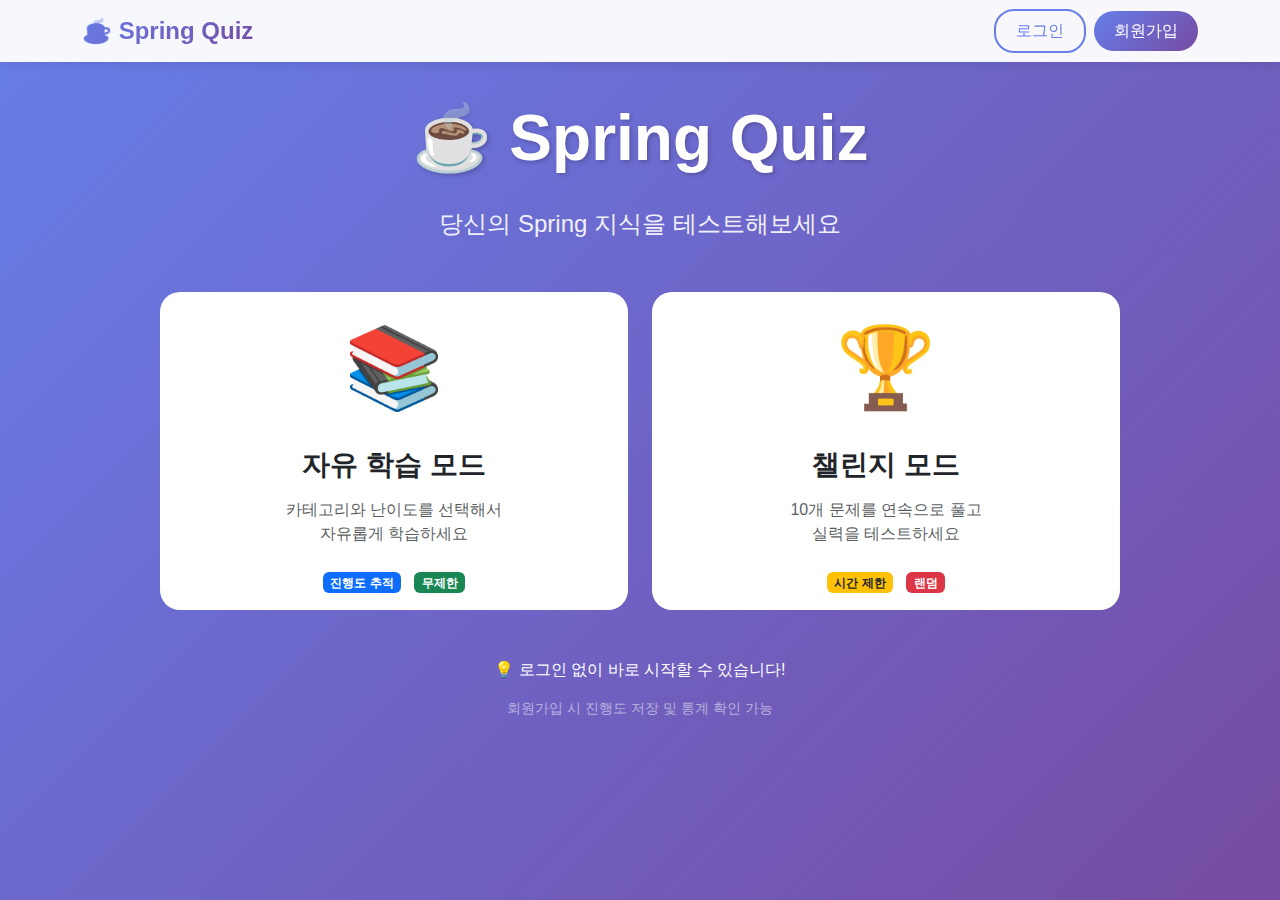
<file: src/main/resources/templates/index.html>
<!DOCTYPE html>
<html lang="ko">
<head>
    <meta charset="UTF-8">
    <meta name="viewport" content="width=device-width, initial-scale=1.0">
    <title>Spring 학습 체크</title>
    <link href="https://cdn.jsdelivr.net/npm/bootstrap@5.3.0/dist/css/bootstrap.min.css" rel="stylesheet">
    <style>
        body {
            background: linear-gradient(135deg, #667eea 0%, #764ba2 100%);
            min-height: 100vh;
            font-family: 'Segoe UI', Tahoma, Geneva, Verdana, sans-serif;
            padding-top: 70px;
        }
        .navbar-custom {
            position: fixed;
            top: 0;
            left: 0;
            right: 0;
            z-index: 1000;
            background: rgba(255, 255, 255, 0.95);
            backdrop-filter: blur(10px);
            box-shadow: 0 2px 10px rgba(0,0,0,0.1);
        }
        .navbar-brand {
            font-size: 1.5rem;
            font-weight: bold;
            background: linear-gradient(135deg, #667eea 0%, #764ba2 100%);
            -webkit-background-clip: text;
            -webkit-text-fill-color: transparent;
        }
        .btn-login, .btn-signup {
            padding: 8px 20px;
            border-radius: 20px;
            font-weight: 500;
            transition: all 0.3s;
        }
        .btn-login {
            color: #667eea;
            border: 2px solid #667eea;
        }
        .btn-login:hover {
            background: #667eea;
            color: white;
        }
        .btn-signup {
            background: linear-gradient(135deg, #667eea 0%, #764ba2 100%);
            color: white;
            border: none;
        }
        .btn-signup:hover {
            transform: scale(1.05);
            box-shadow: 0 5px 15px rgba(102, 126, 234, 0.4);
        }
        .btn-logout {
            padding: 8px 20px;
            border-radius: 20px;
            font-weight: 500;
            background: #dc3545;
            color: white;
            border: none;
        }
        .btn-logout:hover {
            background: #c82333;
        }
        .user-info {
            display: flex;
            align-items: center;
            gap: 15px;
        }
        .user-badge {
            background: linear-gradient(135deg, #667eea 0%, #764ba2 100%);
            color: white;
            padding: 5px 15px;
            border-radius: 15px;
            font-size: 0.9rem;
        }
        .main-container {
            max-width: 1000px;
            width: 100%;
            padding: 20px;
            margin: 0 auto;
        }
        .hero-section {
            text-align: center;
            color: white;
            margin-bottom: 50px;
        }
        .hero-title {
            font-size: 4rem;
            font-weight: bold;
            margin-bottom: 20px;
            text-shadow: 2px 2px 4px rgba(0,0,0,0.2);
        }
        .hero-subtitle {
            font-size: 1.5rem;
            opacity: 0.9;
        }
        .card-mode {
            border: none;
            border-radius: 20px;
            transition: transform 0.3s, box-shadow 0.3s;
            cursor: pointer;
            height: 100%;
            min-height: 300px;
            background: white;
        }
        .card-mode:hover {
            transform: translateY(-10px);
            box-shadow: 0 20px 40px rgba(0,0,0,0.3);
        }
        .mode-icon {
            font-size: 80px;
            margin-bottom: 20px;
        }
    </style>
</head>
<body>
<!-- Navigation Bar -->
<nav class="navbar navbar-expand-lg navbar-light navbar-custom">
    <div class="container">
        <a class="navbar-brand" href="/">☕ Spring Quiz</a>
        <button class="navbar-toggler" type="button" data-bs-toggle="collapse" data-bs-target="#navbarNav">
            <span class="navbar-toggler-icon"></span>
        </button>
        <div class="collapse navbar-collapse" id="navbarNav">
            <ul class="navbar-nav ms-auto align-items-center" id="navbarMenu">
                <!-- 동적으로 생성 -->
            </ul>
        </div>
    </div>
</nav>

<div class="main-container">
    <!-- Hero Section -->
    <div class="hero-section">
        <div class="hero-title">☕ Spring Quiz</div>
        <div class="hero-subtitle">당신의 Spring 지식을 테스트해보세요</div>
    </div>

    <!-- Mode Selection -->
    <div class="row g-4 mb-5">
        <div class="col-md-6">
            <div class="card card-mode" onclick="location.href='/category'">
                <div class="card-body text-center d-flex flex-column justify-content-center">
                    <div class="mode-icon">📚</div>
                    <h3 class="card-title fw-bold mb-3">자유 학습 모드</h3>
                    <p class="card-text text-muted mb-4">
                        카테고리와 난이도를 선택해서<br>
                        자유롭게 학습하세요
                    </p>
                    <div>
                        <span class="badge bg-primary me-2">진행도 추적</span>
                        <span class="badge bg-success">무제한</span>
                    </div>
                </div>
            </div>
        </div>
        <div class="col-md-6">
            <div class="card card-mode" onclick="showChallengeModal()">
                <div class="card-body text-center d-flex flex-column justify-content-center">
                    <div class="mode-icon">🏆</div>
                    <h3 class="card-title fw-bold mb-3">챌린지 모드</h3>
                    <p class="card-text text-muted mb-4">
                        10개 문제를 연속으로 풀고<br>
                        실력을 테스트하세요
                    </p>
                    <div>
                        <span class="badge bg-warning text-dark me-2">시간 제한</span>
                        <span class="badge bg-danger">랜덤</span>
                    </div>
                </div>
            </div>
        </div>
    </div>

    <!-- Info Section (로그인 안 했을 때만 표시) -->
    <div class="text-center" id="guestInfo">
        <p class="text-white mb-3">💡 로그인 없이 바로 시작할 수 있습니다!</p>
        <p class="text-white-50 small">회원가입 시 진행도 저장 및 통계 확인 가능</p>
    </div>
</div>

<!-- Challenge Modal -->
<div class="modal fade" id="challengeModal" tabindex="-1">
    <div class="modal-dialog modal-dialog-centered">
        <div class="modal-content">
            <div class="modal-header">
                <h5 class="modal-title">🏆 챌린지 설정</h5>
                <button type="button" class="btn-close" data-bs-dismiss="modal"></button>
            </div>
            <div class="modal-body">
                <div class="mb-3">
                    <label class="form-label fw-bold">카테고리</label>
                    <select class="form-select" id="challengeCategory">
                        <option value="SPRING_CORE">Spring Core</option>
                        <option value="SPRING_BOOT">Spring Boot</option>
                        <option value="SPRING_MVC">Spring MVC</option>
                        <option value="SPRING_DATA_JPA">Spring Data JPA</option>
                        <option value="SPRING_SECURITY">Spring Security</option>
                    </select>
                </div>
                <div class="mb-3">
                    <label class="form-label fw-bold">난이도</label>
                    <select class="form-select" id="challengeDifficulty">
                        <option value="BEGINNER">초급</option>
                        <option value="INTERMEDIATE">중급</option>
                        <option value="ADVANCED">고급</option>
                    </select>
                </div>
            </div>
            <div class="modal-footer">
                <button type="button" class="btn btn-secondary" data-bs-dismiss="modal">취소</button>
                <button type="button" class="btn btn-primary" onclick="startChallenge()">시작하기</button>
            </div>
        </div>
    </div>
</div>

<script src="https://cdn.jsdelivr.net/npm/bootstrap@5.3.0/dist/js/bootstrap.bundle.min.js"></script>
<script>
    let challengeModal;

    document.addEventListener('DOMContentLoaded', function() {
        updateNavbar();
        challengeModal = new bootstrap.Modal(document.getElementById('challengeModal'));
    });

    function updateNavbar() {
        const navbarMenu = document.getElementById('navbarMenu');
        const guestInfo = document.getElementById('guestInfo');

        // 로그인 상태 체크
        const accessToken = localStorage.getItem('access_token');
        const user = JSON.parse(localStorage.getItem('user') || '{}');
        const isLoggedIn = !!accessToken;
        const isAdmin = user.role === 'ROLE_ADMIN';

        if (isLoggedIn) {
            // 로그인 상태
            guestInfo.style.display = 'none';

            navbarMenu.innerHTML = `
            <li class="nav-item">
                <a class="nav-link" href="/statistics">📊 통계</a>
            </li>
            ${isAdmin ? `
                <li class="nav-item">
                    <a class="nav-link" href="/admin">🛠️ 관리자</a>
                </li>
            ` : ''}
            <li class="nav-item ms-3">
                <span class="user-badge">👤 ${user.loginId || '사용자'}</span>
            </li>
            <li class="nav-item ms-2">
                <button class="btn btn-logout" onclick="logout()">로그아웃</button>
            </li>
        `;
        } else {
            // 비로그인 상태
            guestInfo.style.display = 'block';

            navbarMenu.innerHTML = `
            <li class="nav-item me-2">
                <a href="/login" class="btn btn-login">로그인</a>
            </li>
            <li class="nav-item">
                <a href="/signup" class="btn btn-signup">회원가입</a>
            </li>
        `;
        }
    }

    function logout() {
        if (confirm('로그아웃 하시겠습니까?')) {
            // 로컬 스토리지 삭제
            localStorage.removeItem('access_token');
            localStorage.removeItem('user');

            // TODO: 서버에 로그아웃 요청 (옵션)
            // fetch('/api/users/logout', { method: 'POST' });

            // 페이지 새로고침
            location.reload();
        }
    }

    function showChallengeModal() {
        challengeModal.show();
    }

    function startChallenge() {
        const category = document.getElementById('challengeCategory').value;
        const difficulty = document.getElementById('challengeDifficulty').value;
        location.href = `/problems?mode=challenge&category=${category}&difficulty=${difficulty}`;
    }
</script>
</body>
</html>
</file>
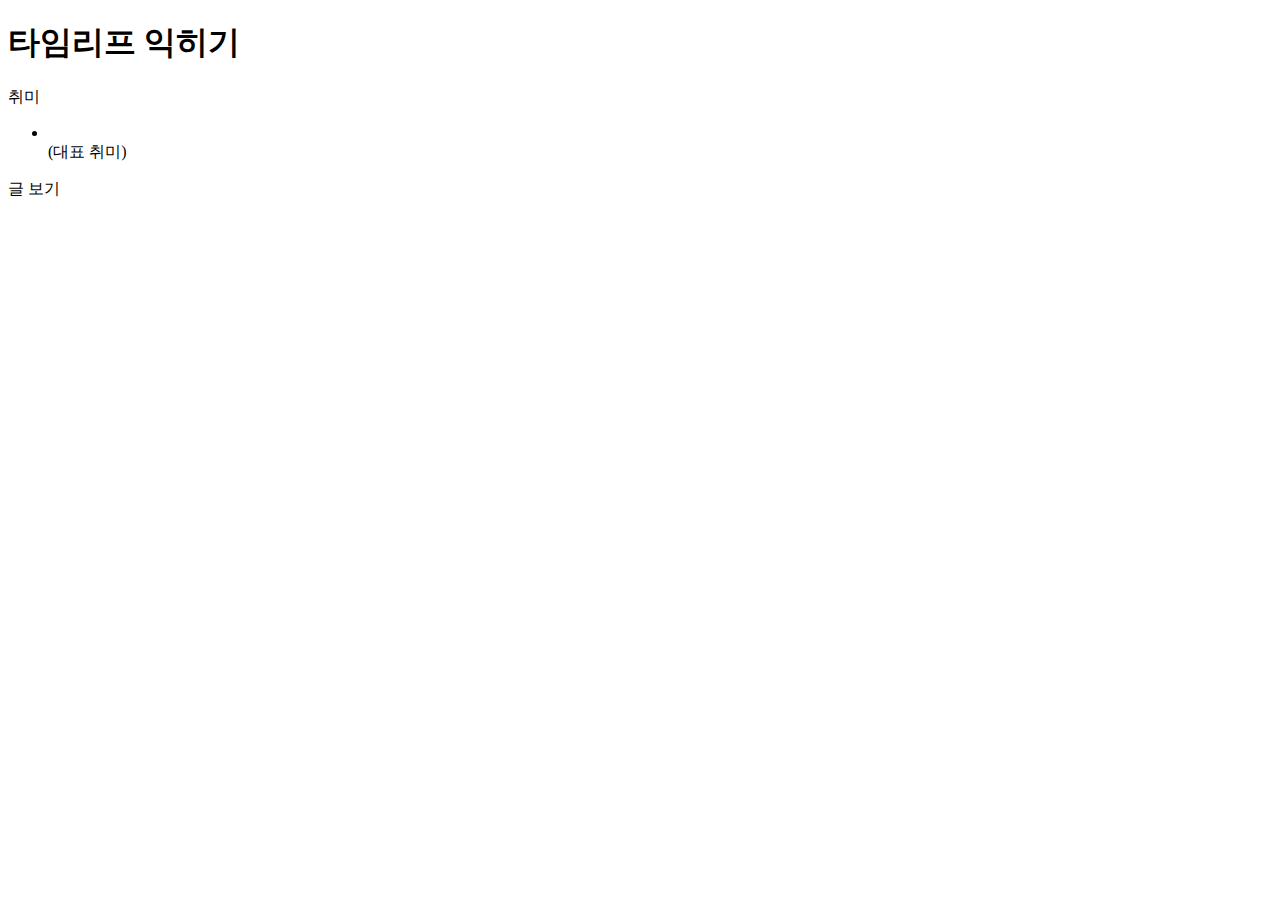
<file: bin/main/templates/example.html>
<!DOCTYPE html>
<html xmlns:th="http://www.thymeleaf.org">
<head>
    <meta charset="UTF-8">
    <title>Title</title>
</head>
<body>
    <h1>타임리프 익히기</h1>
    <p th:text="${#temporals.format(today, 'yyyy-MM-dd')}"></p>
    <div th:object="${person}">
        <p th:text="|이름 : *{name}|"></p>
        <p th:text="|나이 : *{age}|"></p>
        <p>취미</p>
        <ul th:each="hobby : *{hobbies}">
            <li th:text="${hobby}"></li>
            <span th:if="${hobby == '운동'}">(대표 취미)</span>
        </ul>
    </div>

    <a th:href="@{/api/articles/{id}(id=${person.id})}">글 보기</a>
</body>
</html>
</file>
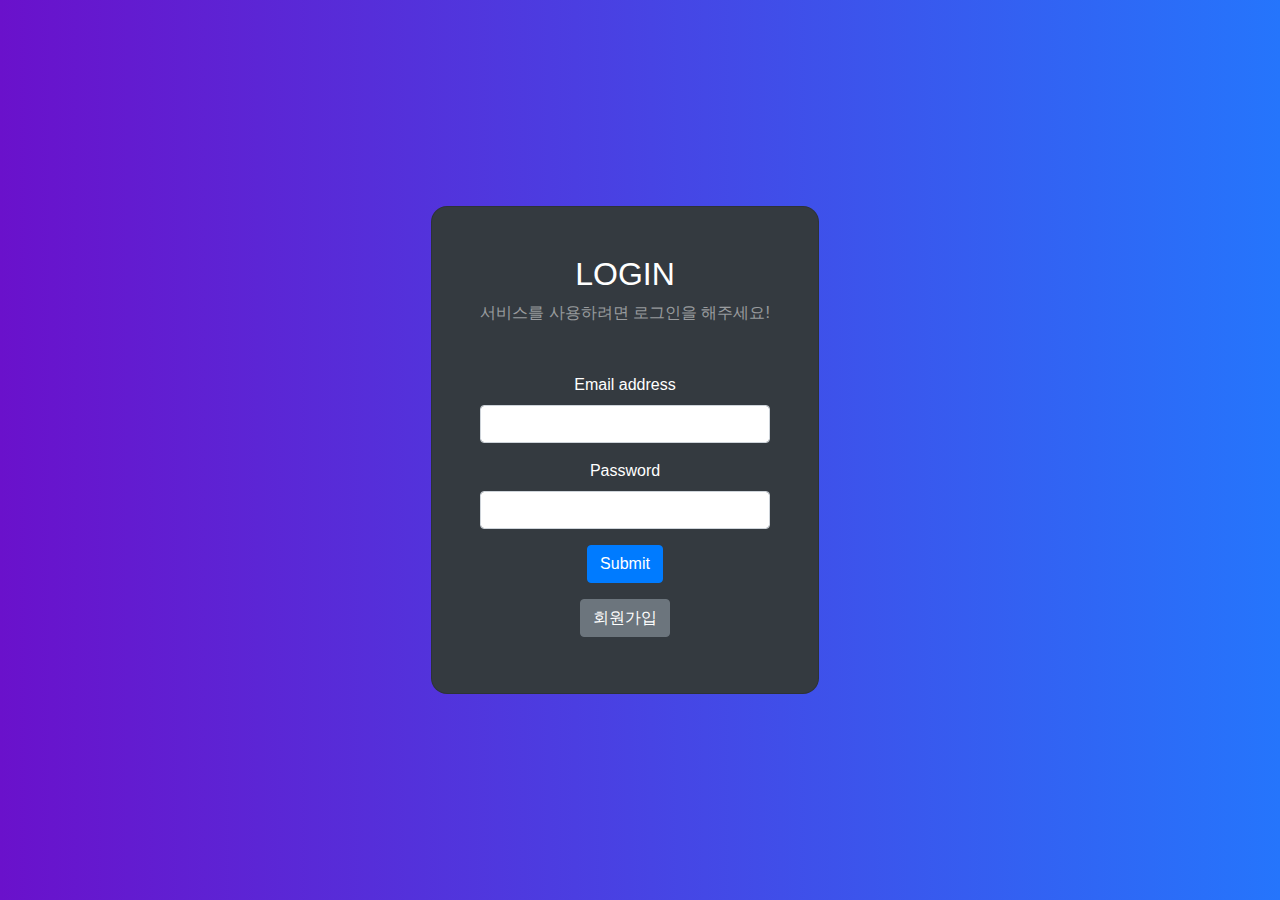
<file: bin/main/templates/login.html>
<!DOCTYPE html>
<html xmlns:th="http://www.thymeleaf.org">
<head>
    <meta charset="UTF-8">
    <title>로그인</title>
    <link rel="stylesheet" href="https://cdn.jsdelivr.net/npm/bootstrap@4.6.1/dist/css/bootstrap.min.css">

    <style>
        .gradient-custom {
          background: linear-gradient(to right, rgba(106, 17, 203, 1), rgba(37, 117, 252, 1))
        }
    </style>
</head>
<body class="gradient-custom">
    <section class="d-flex vh-100">
        <div class="container-fluid row justify-content-center align-content-center">
            <div class="card bg-dark" style="border-radius: 1rem;">
                <div class="card-body p-5 text-center">
                    <h2 class="text-white">LOGIN</h2>
                    <p class="text-white-50 mt-2 mb-5">서비스를 사용하려면 로그인을 해주세요!</p>

                    <div class = "mb-2">
                        <form action="/login" method="POST">
                            <input type="hidden" th:name="${_csrf?.parameterName}" th:value="${_csrf?.token}" />
                            <div class="mb-3">
                                <label class="form-label text-white">Email address</label>
                                <input type="email" class="form-control" name="username">
                            </div>
                            <div class="mb-3">
                                <label class="form-label text-white">Password</label>
                                <input type="password" class="form-control" name="password">
                            </div>
                            <button type="submit" class="btn btn-primary">Submit</button>
                        </form>

                        <button type="button" class="btn btn-secondary mt-3" onclick="location.href='/signup'">회원가입</button>
                    </div>
                </div>
            </div>
        </div>
    </section>
</body>
</html>
</file>
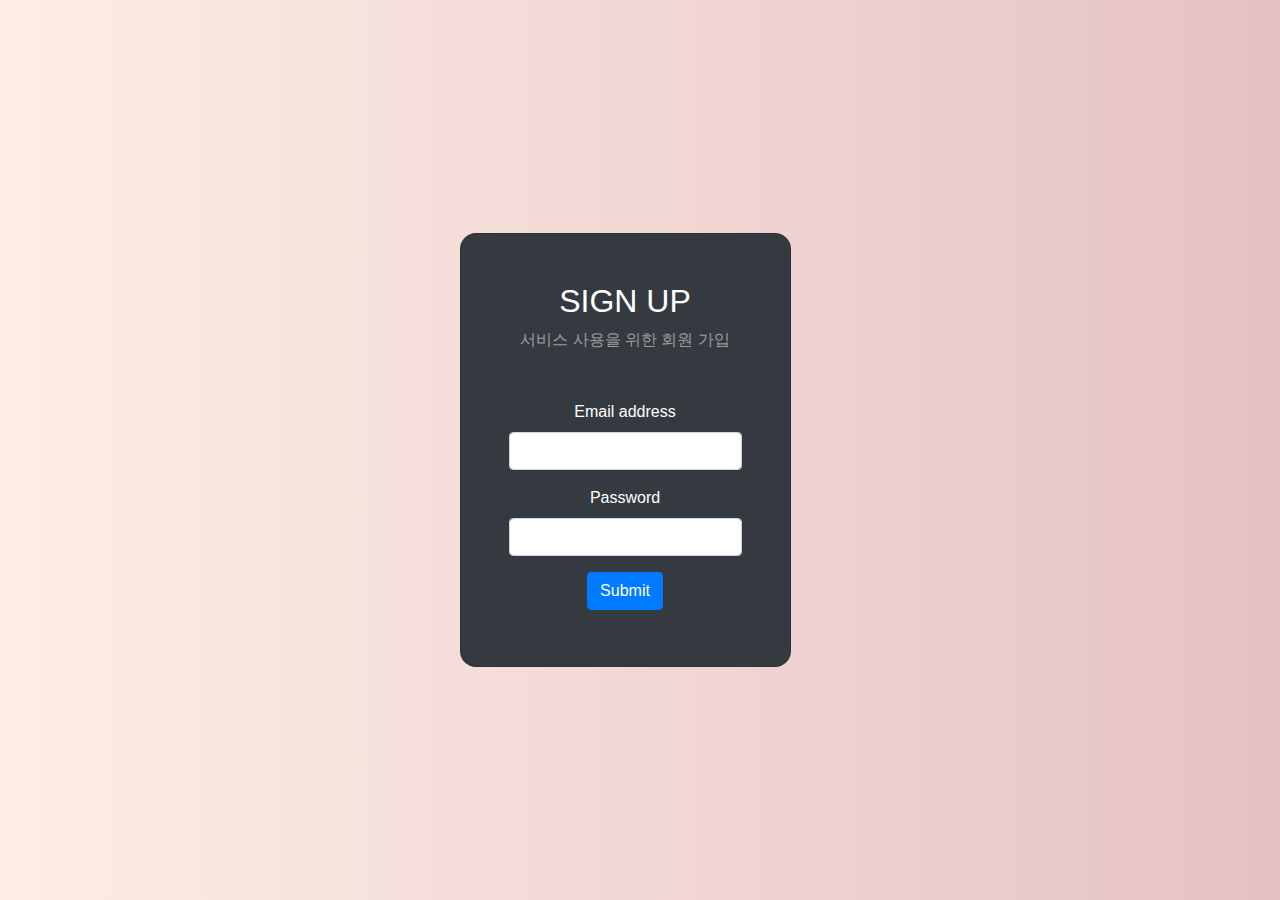
<file: bin/main/templates/signup.html>
<!DOCTYPE html>
<html xmlns:th="http://www.thymeleaf.org">
<head>
    <meta charset="UTF-8">
    <title>회원 가입</title>
    <link rel="stylesheet" href="https://cdn.jsdelivr.net/npm/bootstrap@4.6.1/dist/css/bootstrap.min.css">

    <style>
        .gradient-custom {
          background: linear-gradient(to right, rgba(254, 238, 229, 1), rgba(229, 193, 197, 1))
        }
    </style>
</head>
<body class="gradient-custom">
<section class="d-flex vh-100">
    <div class="container-fluid row justify-content-center align-content-center">
        <div class="card bg-dark" style="border-radius: 1rem;">
            <div class="card-body p-5 text-center">
                <h2 class="text-white">SIGN UP</h2>
                <p class="text-white-50 mt-2 mb-5">서비스 사용을 위한 회원 가입</p>

                <div class = "mb-2">
                    <form th:action="@{/user}" method="POST">
                        <div class="mb-3">
                            <label class="form-label text-white">Email address</label>
                            <input type="email" class="form-control" name="email">
                        </div>
                        <div class="mb-3">
                            <label class="form-label text-white">Password</label>
                            <input type="password" class="form-control" name="password">
                        </div>

                        <button type="submit" class="btn btn-primary">Submit</button>
                    </form>
                </div>
            </div>
        </div>
    </div>
</section>
</body>
</html>
</file>
